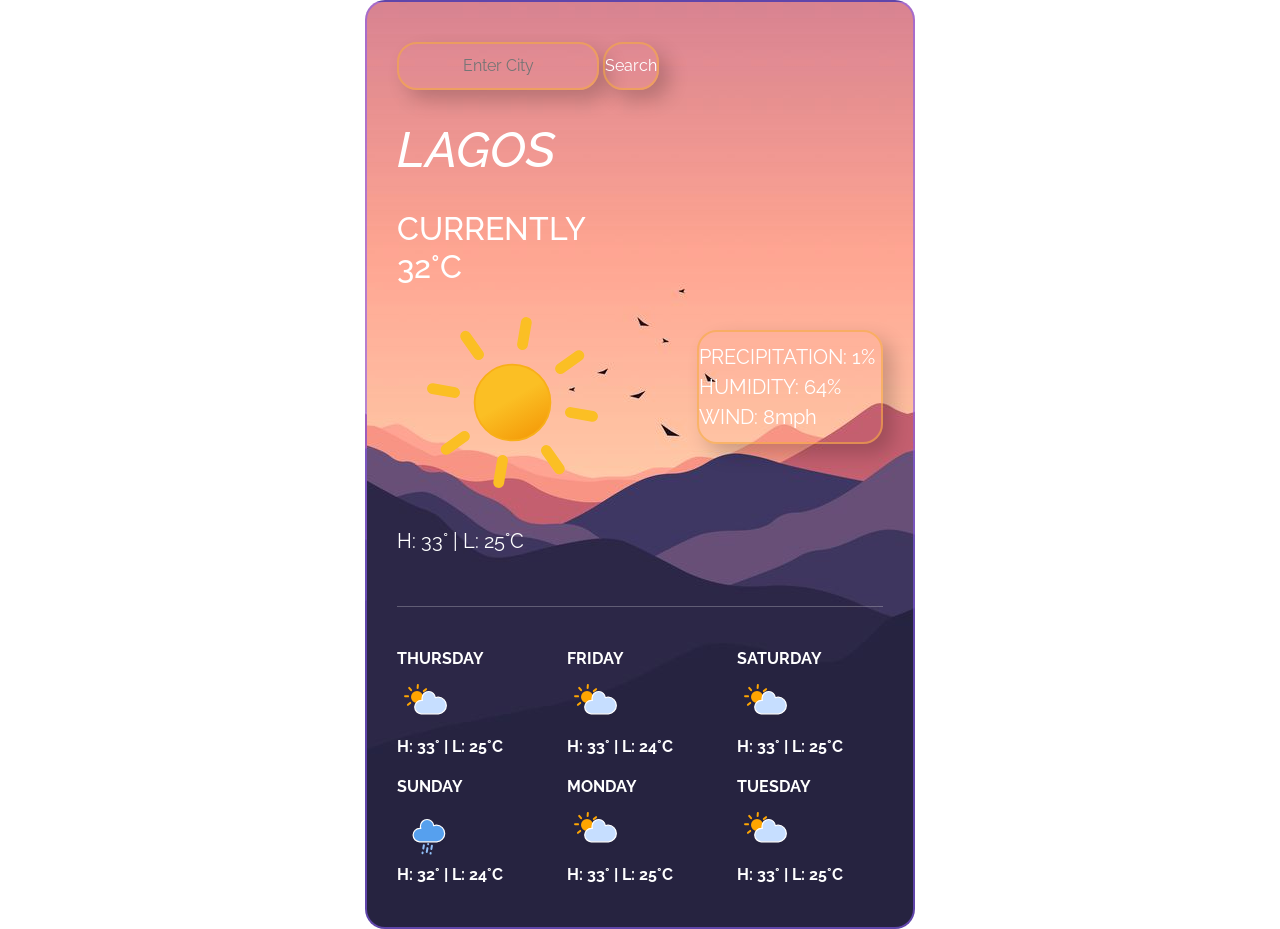
<file: Weather App/index.html>
<!DOCTYPE html>
<html lang="en">
  <head>
    <meta charset="UTF-8" />
    <meta http-equiv="X-UA-Compatible" content="IE=edge" />
    <meta name="viewport" content="width=>, initial-scale=1.0" />
    <link
      href="https://cdn.jsdelivr.net/npm/bootstrap@5.0.0/dist/css/bootstrap.min.css"
      rel="stylesheet"
      integrity="sha384-wEmeIV1mKuiNpC+IOBjI7aAzPcEZeedi5yW5f2yOq55WWLwNGmvvx4Um1vskeMj0"
      crossorigin="anonymous"
    />

    <link rel="stylesheet" href="src/styles.css" />

    <link rel="preconnect" href="https://fonts.gstatic.com" />
    <link rel="preconnect" href="https://fonts.gstatic.com" />
    <link
      href="https://fonts.googleapis.com/css2?family=Raleway:ital,wght@0,100;0,400;0,500;0,600;1,100&display=swap"
      rel="stylesheet"
    />

    <title>Weather App</title>
  </head>
  <body>
    <div class="container">
      <form>
        <input type="text" placeholder="Enter City" class="search" />
        <input type="submit" value="Search" class="search" />
      </form>
      <div class="row">
        <div class="col">
          <h1>
            <em> LAGOS </em>
          </h1>
          <h2>
            CURRENTLY
            <br />
            32°C <img src="src/clear-day.svg" class="current-emoji" />
          </h2>

          <p class="current-weather">H: 33° | L: 25°C</p>
        </div>
        <div class="col">
          <p class="current-stats">
            PRECIPITATION: 1% <br />
            HUMIDITY: 64% <br />
            WIND: 8mph
          </p>
        </div>
      </div>

      <hr />
      <br />

      <div class="row">
        <div class="col-4">
          <strong> THURSDAY </strong>

          <br />
          <img src="src/cloudy-day-1.svg" alt="" />
          <p>
            <strong> H: 33° | L: 25°C </strong>
          </p>
        </div>
        <div class="col-4">
          <strong> FRIDAY </strong>
          <br />
          <img src="src/cloudy-day-1.svg" alt="" />
          <p>
            <strong> H: 33° | L: 24°C </strong>
          </p>
        </div>
        <div class="col-4">
          <strong> SATURDAY </strong>
          <br />
          <img src="src/cloudy-day-1.svg" alt="" />
          <p>
            <strong> H: 33° | L: 25°C </strong>
          </p>
        </div>

        <div class="col-4">
          <strong> SUNDAY </strong>

          <br />
          <img src="src/rainy-6.svg" alt="" />
          <p>
            <strong> H: 32° | L: 24°C </strong>
          </p>
        </div>
        <div class="col-4">
          <strong> MONDAY </strong>

          <br />
          <img src="src/cloudy-day-1.svg" alt="" />
          <p>
            <strong> H: 33° | L: 25°C </strong>
          </p>
        </div>
        <div class="col-4">
          <strong> TUESDAY </strong>

          <br />
          <img src="src/cloudy-day-1.svg" alt="" />
          <p>
            <strong> H: 33° | L: 25°C </strong>
          </p>
          <br />
        </div>
      </div>
    </div>
  </body>
</html>
</file>
<file: Weather App/src/styles.css>
body {
  color: white;
  font-family: "Raleway", sans-serif;
}

.container {
  max-width: 550px;
  background-image: url(mountains.jpeg);
  border: 2px solid rgba(136, 93, 241, 0.6);
  border-radius: 20px;
  padding: 0px 30px;
}

form {
  margin-top: 40px;
}

h1 {
  margin: 30px 0;
  font-size: 50px;
}

h2 {
}

hr {
  margin-top: -10px;
}

.current-emoji {
  max-width: 300px;
}

.current-stats {
  font-size: 20px;
  margin-top: 240px;
  margin-left: 45px;
}

.current-weather {
  font-size: 20px;
  margin-bottom: 60px;
}

.search {
  background-color: transparent;
  border: 2px solid rgb(245, 171, 65, 0.6);
  border-radius: 20px;
  color: white;
  padding: 10px 0px;
  text-align: center;
  box-shadow: 10px 10px 20px rgba(0, 0, 0, 0.2);
}

.current-stats {
  border: 2px solid rgb(245, 171, 65, 0.6);
  border-radius: 20px;
  box-shadow: 10px 10px 20px rgba(0, 0, 0, 0.2);
  padding: 10px 0px;
}
</file>
